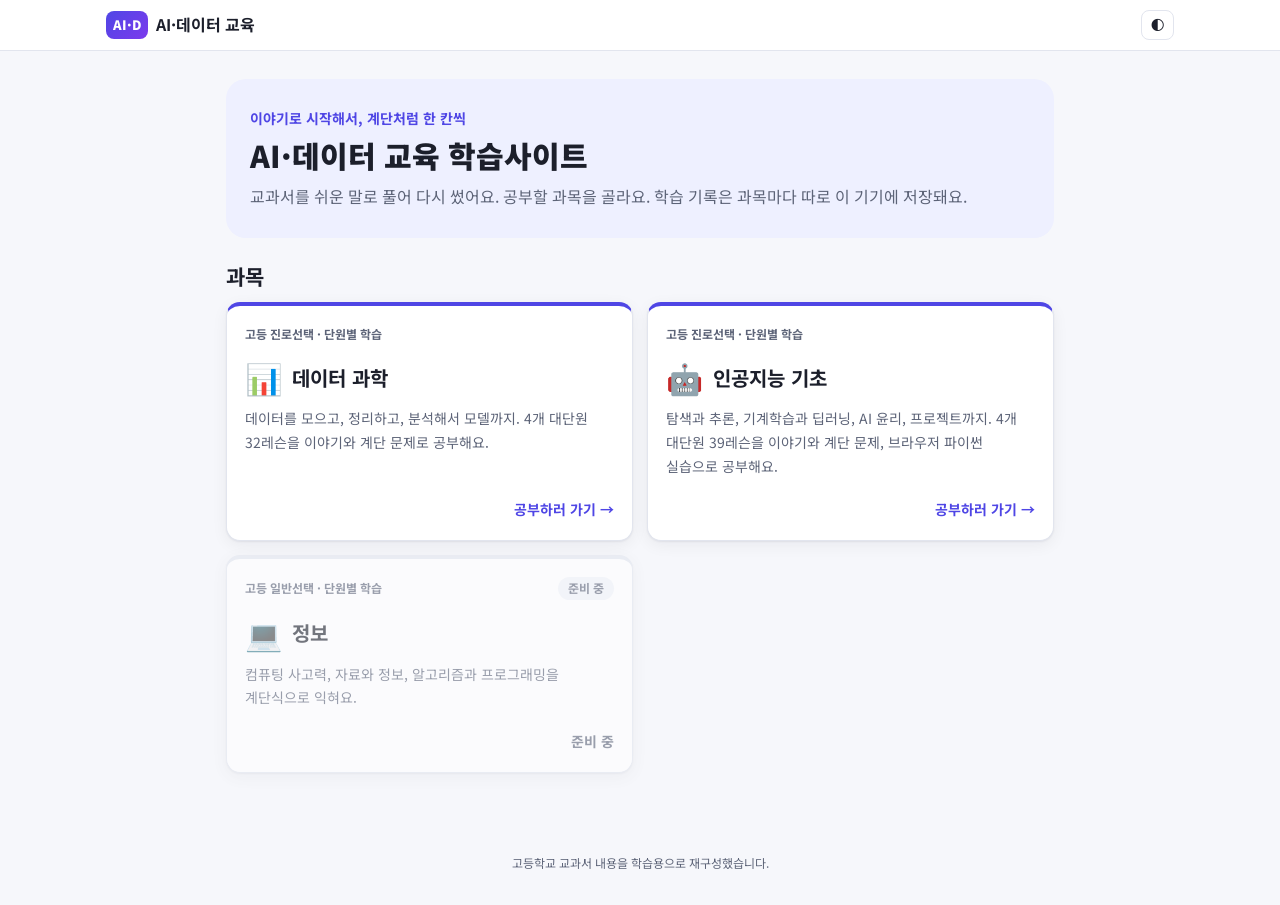
<file: public/index.html>
<!doctype html>
<html lang="ko">
<head>
  <meta charset="utf-8">
  <meta name="viewport" content="width=device-width, initial-scale=1">
  <script>
    // 예전 주소(#/lesson/…, #/unit/… 등)는 데이터 과학으로 보냄
    if (/^#\//.test(location.hash) && location.hash !== '#/') location.replace('datascience/' + location.hash);
  </script>
  <title>AI·데이터 교육 학습사이트</title>
  <meta name="description" content="고등학교 데이터 과학, 인공지능 기초, 정보 교과서를 쉬운 말로 풀어 쓴 계단식 학습 사이트">
  <meta name="theme-color" content="#4f46e5">
  <link rel="icon" href="data:image/svg+xml,<svg xmlns='http://www.w3.org/2000/svg' viewBox='0 0 100 100'><text y='.9em' font-size='90'>🎒</text></svg>">
  <link rel="manifest" href="manifest.webmanifest">
  <link rel="apple-touch-icon" href="icon-192.png">
  <meta name="apple-mobile-web-app-capable" content="yes">
  <meta name="apple-mobile-web-app-title" content="AI·데이터 교육">
  <link rel="preconnect" href="https://fonts.googleapis.com">
  <link href="https://fonts.googleapis.com/css2?family=Noto+Sans+KR:wght@400;500;700;900&display=swap" rel="stylesheet">
  <link rel="stylesheet" href="common/style.css">
</head>
<body>
  <header class="topbar">
    <div class="topbar-inner">
      <a class="brand" href="./"><span class="brand-logo">AI·D</span><span class="brand-name">AI·데이터 교육</span></a>
      <div class="top-right">
        <button class="icon-btn" id="themeBtn" aria-label="화면 테마 바꾸기">🌓</button>
      </div>
    </div>
  </header>
  <main id="app" tabindex="-1">
    <section class="hub-hero">
      <div class="eyebrow">이야기로 시작해서, 계단처럼 한 칸씩</div>
      <h1>AI·데이터 교육 학습사이트</h1>
      <p>교과서를 쉬운 말로 풀어 다시 썼어요. 공부할 과목을 골라요. 학습 기록은 과목마다 따로 이 기기에 저장돼요.</p>
    </section>
    <h2 style="margin-top:24px">과목</h2>
    <div class="subjects" id="subjects"></div>
  </main>
  <footer class="foot">고등학교 교과서 내용을 학습용으로 재구성했습니다.</footer>

  <script src="subjects.js"></script>
  <script>
    (function () {
      'use strict';
      function esc(s) {
        return String(s == null ? '' : s).replace(/[&<>"']/g, function (c) {
          return { '&': '&amp;', '<': '&lt;', '>': '&gt;', '"': '&quot;', "'": '&#39;' }[c];
        });
      }
      function progress(key) {
        try { var p = JSON.parse(localStorage.getItem(key) || 'null'); return p ? { done: Object.keys(p.done || {}).length, xp: p.xp || 0 } : null; } catch (e) { return null; }
      }
      var LABEL = { open: '공부하러 가기 →', building: '들어가 보기 →', soon: '준비 중' };
      var PILL = { building: '<span class="pill warn">만드는 중</span>', soon: '<span class="pill muted-pill">준비 중</span>' };
      document.getElementById('subjects').innerHTML = (window.SUBJECTS || []).map(function (s) {
        var p = progress(s.storageKey);
        var tagName = s.status === 'soon' ? 'div' : 'a';
        var h = '<' + tagName + ' class="subject-card ' + s.status + '"' + (s.status === 'soon' ? ' aria-disabled="true"' : ' href="' + esc(s.path) + '"') + '>';
        h += '<div class="sc-top"><span class="sc-tag">' + esc(s.tag) + '</span>' + (PILL[s.status] || '') + '</div>';
        h += '<div class="sc-title"><span class="ic">' + esc(s.icon) + '</span><h3>' + esc(s.name) + '</h3></div>';
        h += '<p>' + esc(s.desc) + '</p>';
        if (p && (p.done || p.xp)) {
          h += '<div class="muted sc-prog">내 기록 · ' + p.done + (s.lessons ? '/' + s.lessons : '') + ' 레슨 완료 · ' + p.xp + ' XP</div>';
          if (s.lessons) h += '<div class="bar"><i style="width:' + Math.min(100, p.done / s.lessons * 100) + '%"></i></div>';
        }
        h += '<div class="sc-cta">' + LABEL[s.status] + '</div></' + tagName + '>';
        return h;
      }).join('');

      try { var th = localStorage.getItem('ds-theme'); if (th) document.documentElement.setAttribute('data-theme', th); } catch (e) {}
      document.getElementById('themeBtn').onclick = function () {
        var cur = document.documentElement.getAttribute('data-theme');
        var dark = cur ? cur === 'dark' : window.matchMedia('(prefers-color-scheme: dark)').matches;
        var nx = dark ? 'light' : 'dark';
        document.documentElement.setAttribute('data-theme', nx);
        try { localStorage.setItem('ds-theme', nx); } catch (e) {}
      };
      if ('serviceWorker' in navigator && location.protocol === 'https:') navigator.serviceWorker.register('/sw.js').catch(function () {});
    })();
  </script>
</body>
</html>
</file>
<file: public/common/style.css>
:root {
  --bg: #f6f7fb;
  --surface: #ffffff;
  --surface-2: #f1f3f9;
  --text: #1c1f2b;
  --muted: #5d6478;
  --line: #e2e5ee;
  --brand: #4f46e5;
  --brand-2: #7c3aed;
  --brand-soft: #eef0ff;
  --ok: #16a34a;
  --ok-soft: #e8f7ee;
  --bad: #dc2626;
  --bad-soft: #fdecec;
  --warn: #b45309;
  --warn-soft: #fff6e5;
  --code-bg: #1e2233;
  --code-text: #e6e9f5;
  --shadow: 0 1px 2px rgba(20, 24, 40, .06), 0 4px 16px rgba(20, 24, 40, .06);
  --radius: 14px;
}
@media (prefers-color-scheme: dark) {
  :root:not([data-theme="light"]) {
    --bg: #11131a; --surface: #1a1d27; --surface-2: #222634; --text: #e8eaf2; --muted: #a0a6ba;
    --line: #2e3344; --brand: #8b85ff; --brand-2: #b18cff; --brand-soft: #262a46;
    --ok: #4ade80; --ok-soft: #173024; --bad: #f87171; --bad-soft: #3a1d1f; --warn: #fbbf24; --warn-soft: #3a2f16;
    --code-bg: #0b0d13; --shadow: 0 1px 2px rgba(0,0,0,.3), 0 4px 16px rgba(0,0,0,.25);
  }
}
:root[data-theme="dark"] {
  --bg: #11131a; --surface: #1a1d27; --surface-2: #222634; --text: #e8eaf2; --muted: #a0a6ba;
  --line: #2e3344; --brand: #8b85ff; --brand-2: #b18cff; --brand-soft: #262a46;
  --ok: #4ade80; --ok-soft: #173024; --bad: #f87171; --bad-soft: #3a1d1f; --warn: #fbbf24; --warn-soft: #3a2f16;
  --code-bg: #0b0d13; --shadow: 0 1px 2px rgba(0,0,0,.3), 0 4px 16px rgba(0,0,0,.25);
}

* { box-sizing: border-box; }
html { -webkit-text-size-adjust: 100%; }
body {
  margin: 0; background: var(--bg); color: var(--text);
  font-family: "Noto Sans KR", system-ui, -apple-system, "Malgun Gothic", sans-serif;
  line-height: 1.7; font-size: 16px; word-break: keep-all; overflow-wrap: anywhere;
}
a { color: var(--brand); }
button { font: inherit; }
main { max-width: 860px; margin: 0 auto; padding: 20px 16px 60px; outline: none; }

/* top bar */
.topbar { position: sticky; top: 0; z-index: 20; background: var(--surface); border-bottom: 1px solid var(--line); }
.topbar-inner { max-width: 1100px; margin: 0 auto; display: flex; align-items: center; justify-content: space-between; padding: 10px 16px; gap: 8px; }
.brand { display: flex; align-items: center; gap: 8px; text-decoration: none; color: var(--text); font-weight: 700; }
.brand-logo { background: linear-gradient(135deg, var(--brand), var(--brand-2)); color: #fff; font-weight: 900; font-size: 13px; border-radius: 8px; padding: 3px 7px; }
.top-right { display: flex; align-items: center; gap: 8px; font-size: 14px; }
.lv-chip { background: var(--brand); color: #fff; border-radius: 999px; padding: 1px 9px; font-weight: 700; font-size: 13px; }
.xp-chip { color: var(--muted); font-weight: 500; }
.top-link { text-decoration: none; color: var(--text); padding: 4px 8px; border-radius: 8px; }
.top-link:hover { background: var(--surface-2); }
.icon-btn { background: none; border: 1px solid var(--line); border-radius: 8px; padding: 2px 8px; cursor: pointer; color: var(--text); }
.unit-tabs { max-width: 1100px; margin: 0 auto; display: flex; gap: 4px; padding: 0 12px 8px; overflow-x: auto; scrollbar-width: none; }
.unit-tabs::-webkit-scrollbar { display: none; }
.unit-tabs a { flex: none; text-decoration: none; color: var(--muted); font-size: 14px; padding: 5px 12px; border-radius: 999px; white-space: nowrap; }
.unit-tabs a:hover { background: var(--surface-2); }
.unit-tabs a.on { background: var(--brand-soft); color: var(--brand); font-weight: 700; }

/* generic */
.card { background: var(--surface); border: 1px solid var(--line); border-radius: var(--radius); box-shadow: var(--shadow); padding: 20px; margin: 16px 0; }
.muted { color: var(--muted); }
.crumb { font-size: 14px; color: var(--muted); margin-bottom: 4px; }
.crumb a { color: var(--muted); text-decoration: none; }
.crumb a:hover { text-decoration: underline; }
h1 { font-size: 28px; line-height: 1.35; margin: 4px 0 4px; font-weight: 900; }
h2 { font-size: 21px; margin: 0 0 10px; line-height: 1.4; }
h3 { font-size: 18px; margin: 0 0 8px; }
.btn { display: inline-flex; align-items: center; gap: 6px; background: var(--brand); color: #fff; border: none; border-radius: 10px; padding: 10px 18px; font-weight: 700; cursor: pointer; text-decoration: none; }
.btn:hover { filter: brightness(1.08); }
.btn.ghost { background: var(--surface-2); color: var(--text); }
.btn:disabled { opacity: .45; cursor: not-allowed; }
.pill { display: inline-block; font-size: 12px; font-weight: 700; border-radius: 999px; padding: 1px 10px; background: var(--brand-soft); color: var(--brand); }
.pill.ok { background: var(--ok-soft); color: var(--ok); }

/* home */
.hero { background: linear-gradient(135deg, var(--brand), var(--brand-2)); color: #fff; border-radius: 20px; padding: 28px 24px; margin-top: 8px; }
.hero .eyebrow { opacity: .9; font-size: 14px; }
.hero h1 { font-size: 30px; color: #fff; }
.hero p { opacity: .95; margin: 8px 0 16px; }
.hero .btn { background: #fff; color: var(--brand); }
:root[data-theme="dark"] .hero .btn { color: #4f46e5; }
.how { display: grid; grid-template-columns: repeat(4, 1fr); gap: 10px; margin: 16px 0; }
.how div { background: var(--surface); border: 1px solid var(--line); border-radius: 12px; padding: 12px; text-align: center; font-size: 14px; }
.how b { display: block; font-size: 24px; }
.stats { display: flex; align-items: center; gap: 16px; flex-wrap: wrap; }
.stats .lv { font-size: 22px; font-weight: 900; color: var(--brand); }
.bar { height: 10px; background: var(--surface-2); border-radius: 999px; overflow: hidden; }
.bar > i { display: block; height: 100%; background: linear-gradient(90deg, var(--brand), var(--brand-2)); border-radius: 999px; transition: width .4s; }
.badges { display: grid; grid-template-columns: repeat(auto-fill, minmax(84px, 1fr)); gap: 8px; margin-top: 12px; }
.badge { text-align: center; padding: 10px 4px; border-radius: 12px; background: var(--surface-2); font-size: 13px; filter: grayscale(1); opacity: .45; }
.badge.got { filter: none; opacity: 1; background: var(--warn-soft); }
.badge b { display: block; font-size: 26px; }
.units { display: grid; grid-template-columns: repeat(2, 1fr); gap: 14px; }
.unit-card { display: block; text-decoration: none; color: var(--text); background: var(--surface); border: 1px solid var(--line); border-radius: var(--radius); padding: 18px; box-shadow: var(--shadow); transition: transform .15s; }
.unit-card:hover { transform: translateY(-2px); border-color: var(--brand); }
.unit-card .ic { font-size: 30px; }
.unit-card h3 { margin: 6px 0; }
.unit-card p { margin: 0 0 10px; color: var(--muted); font-size: 14px; }

/* subject hub (첫 화면) */
.brand-wrap { display: flex; align-items: center; gap: 6px; min-width: 0; }
.home-link { text-decoration: none; color: var(--muted); font-size: 18px; line-height: 1; padding: 4px 8px; border-radius: 8px; border: 1px solid var(--line); }
.home-link:hover { background: var(--surface-2); color: var(--text); }
.hub-hero { background: var(--brand-soft); border-radius: 20px; padding: 28px 24px; margin-top: 8px; }
.hub-hero .eyebrow { color: var(--brand); font-weight: 700; font-size: 14px; }
.hub-hero h1 { font-size: 30px; }
.hub-hero p { margin: 8px 0 0; color: var(--muted); }
.subjects { display: grid; grid-template-columns: repeat(2, 1fr); gap: 14px; }
.subject-card { display: flex; flex-direction: column; text-decoration: none; color: var(--text); background: var(--surface); border: 1px solid var(--line); border-top: 4px solid var(--brand); border-radius: var(--radius); padding: 18px; box-shadow: var(--shadow); transition: transform .15s; }
a.subject-card:hover { transform: translateY(-2px); border-color: var(--brand); }
.subject-card.soon { opacity: .6; border-top-color: var(--line); }
.subject-card .sc-top { display: flex; justify-content: space-between; align-items: center; gap: 8px; }
.subject-card .sc-tag { font-size: 12px; color: var(--muted); font-weight: 700; }
.subject-card .sc-title { display: flex; align-items: center; gap: 10px; margin: 8px 0 4px; }
.subject-card .sc-title .ic { font-size: 30px; }
.subject-card .sc-title h3 { margin: 0; font-size: 20px; }
.subject-card p { margin: 0 0 10px; color: var(--muted); font-size: 14px; flex: 1; }
.subject-card .sc-prog { font-size: 13px; margin-bottom: 4px; }
.subject-card .sc-cta { margin-top: 10px; text-align: right; font-weight: 700; color: var(--brand); font-size: 14px; }
.subject-card.soon .sc-cta { color: var(--muted); }
.pill.warn { background: var(--warn-soft); color: var(--warn); }
.pill.muted-pill { background: var(--surface-2); color: var(--muted); }

/* unit page */
.chapter { margin-top: 18px; }
.chapter h2 { font-size: 18px; color: var(--muted); }
.lesson-row { display: flex; align-items: center; gap: 12px; text-decoration: none; color: var(--text); background: var(--surface); border: 1px solid var(--line); border-radius: 12px; padding: 14px 16px; margin: 8px 0; }
.lesson-row:hover { border-color: var(--brand); }
.lesson-row .num { flex: none; width: 34px; height: 34px; border-radius: 50%; background: var(--brand-soft); color: var(--brand); display: grid; place-items: center; font-weight: 700; font-size: 14px; }
.lesson-row.done .num { background: var(--ok); color: #fff; }
.lesson-row .t { flex: 1; min-width: 0; }
.lesson-row .t small { display: block; color: var(--muted); }

/* lesson */
.goals { background: var(--brand-soft); border-radius: 12px; padding: 14px 18px; margin: 14px 0; }
.goals ul { margin: 6px 0 0; padding-left: 20px; }
.sec-label { display: inline-block; font-size: 12px; font-weight: 700; color: #fff; background: var(--brand); border-radius: 6px; padding: 1px 8px; margin-right: 6px; vertical-align: 2px; }
.story p { margin: 0 0 12px; }
.story-grid { display: grid; grid-template-columns: minmax(0, 1fr) minmax(0, 42%); gap: 20px; align-items: center; margin-bottom: 12px; }
.story-grid.noart { grid-template-columns: 1fr; }
.story-art { margin: 0; }
.story-art img { display: block; width: 100%; aspect-ratio: 4 / 3; object-fit: cover; border-radius: 14px; background: var(--surface-2); box-shadow: var(--shadow); }
.story .q { background: var(--warn-soft); border-radius: 10px; padding: 12px 14px; font-weight: 700; }
.stairs { display: flex; gap: 6px; margin: 10px 0 4px; }
.stairs span { flex: 1; text-align: center; font-size: 12px; padding: 6px 0; border-radius: 8px; background: var(--surface-2); color: var(--muted); }
.stairs span.done { background: var(--ok-soft); color: var(--ok); font-weight: 700; }
.stairs span.cur { background: var(--brand); color: #fff; font-weight: 700; }
.step.locked { opacity: .6; }
.step.locked .lock-msg { color: var(--muted); font-size: 14px; }
.step .num { font-size: 13px; font-weight: 700; color: var(--brand); }
/* 계단 설명: 슬라이드처럼 글머리 위주로 */
.step > p:first-of-type { font-size: 17px; font-weight: 500; }
.step > ul, .step > ol { padding-left: 4px; list-style: none; margin: 10px 0; }
.step > ul > li, .step > ol > li { position: relative; background: var(--surface-2); border-radius: 10px; padding: 9px 14px 9px 30px; margin: 8px 0; line-height: 1.6; }
.step > ul > li::before { content: ""; position: absolute; left: 13px; top: 19px; width: 7px; height: 7px; border-radius: 50%; background: var(--brand); }
.step > ol { counter-reset: n; }
.step > ol > li::before { counter-increment: n; content: counter(n); position: absolute; left: 10px; top: 9px; font-weight: 700; color: var(--brand); font-size: 14px; }
.tbl-wrap { overflow-x: auto; margin: 12px 0; }
table { border-collapse: collapse; width: 100%; font-size: 14px; }
th, td { border: 1px solid var(--line); padding: 7px 10px; text-align: left; vertical-align: top; }
th { background: var(--surface-2); }
pre.code { background: var(--code-bg); color: var(--code-text); border-radius: 10px; padding: 14px; overflow-x: auto; font-size: 13.5px; line-height: 1.55; }
pre.code .lang { display: block; font-size: 11px; color: #9aa3c7; margin-bottom: 6px; }
code { font-family: Consolas, "D2Coding", monospace; }

/* code box (복사·실행) & lab */
.code-box { margin: 12px 0; }
.code-box pre.code { margin: 0; }
.code-edit-wrap { background: var(--code-bg); border-radius: 10px; padding: 10px 14px 6px; }
.code-edit-wrap .lang { display: block; font-size: 11px; color: #9aa3c7; margin-bottom: 4px; }
.code-edit { display: block; width: 100%; background: transparent; color: var(--code-text); border: none; outline: none; resize: vertical; font: 13.5px/1.55 Consolas, "D2Coding", monospace; white-space: pre; overflow-x: auto; tab-size: 4; }
.code-actions { display: flex; flex-wrap: wrap; align-items: center; gap: 6px; margin-top: 6px; }
.code-actions .btn { padding: 6px 14px; font-size: 14px; }
.code-note { font-size: 12.5px; }
.code-out { margin-top: 6px; border: 1px solid var(--line); border-left: 4px solid var(--ok); border-radius: 0 10px 10px 0; background: var(--surface-2); padding: 8px 12px; overflow-x: auto; }
.code-out.err { border-left-color: var(--bad); background: var(--bad-soft); }
.code-out pre { margin: 0; font: 13px/1.5 Consolas, "D2Coding", monospace; white-space: pre; }
.code-out img { display: block; max-width: 100%; margin-top: 8px; background: #fff; border-radius: 6px; }
.lab { border-top: 4px solid var(--ok); }
.lab-label { background: var(--ok); }
.lab-task { border-top: 1px dashed var(--line); padding-top: 12px; margin-top: 14px; }
.lab-task h3 { font-size: 17px; }
.lab-ask { background: var(--brand-soft); border-radius: 10px; padding: 10px 14px; margin: 10px 0 4px; font-size: 15px; }
p code, li code { background: var(--surface-2); border-radius: 5px; padding: 0 5px; font-size: .92em; }
.tip { background: var(--warn-soft); border-radius: 10px; padding: 10px 14px; margin: 12px 0; font-size: 15px; }
.remember { border-left: 4px solid var(--ok); background: var(--ok-soft); border-radius: 0 10px 10px 0; padding: 10px 14px; margin: 12px 0; }
.remember ul { margin: 4px 0 0; padding-left: 20px; }
.quiz { border-top: 1px dashed var(--line); margin-top: 14px; padding-top: 12px; }
.quiz .q { font-weight: 700; margin-bottom: 8px; }
.opt { display: block; width: 100%; text-align: left; background: var(--surface); color: var(--text); border: 1.5px solid var(--line); border-radius: 10px; padding: 10px 14px; margin: 6px 0; cursor: pointer; line-height: 1.5; }
.opt:hover:not(:disabled) { border-color: var(--brand); }
.opt.right { border-color: var(--ok); background: var(--ok-soft); }
.opt.wrong { border-color: var(--bad); background: var(--bad-soft); }
.opt.picked { border-color: var(--brand); background: var(--brand-soft); }
.opt:disabled { cursor: default; }
.feedback { border-radius: 10px; padding: 10px 14px; margin-top: 8px; font-size: 15px; }
.feedback.ok { background: var(--ok-soft); }
.feedback.no { background: var(--bad-soft); }

/* term game */
.match { display: grid; grid-template-columns: 1fr 1.6fr; gap: 10px; }
.match .col { display: flex; flex-direction: column; gap: 8px; }
.tcard { background: var(--surface); border: 1.5px solid var(--line); border-radius: 10px; padding: 10px 12px; cursor: pointer; text-align: left; color: var(--text); line-height: 1.45; font-size: 14.5px; min-height: 46px; }
.tcard.term { font-weight: 700; }
.tcard.sel { border-color: var(--brand); background: var(--brand-soft); }
.tcard.matched { border-color: var(--ok); background: var(--ok-soft); cursor: default; opacity: .75; }
.tcard.shake { animation: shake .35s; border-color: var(--bad); }
@keyframes shake { 25% { transform: translateX(-4px); } 75% { transform: translateX(4px); } }

/* test */
.tq { margin: 16px 0; }
.tq .q { font-weight: 700; }
.score { text-align: center; padding: 22px; }
.score .big { font-size: 52px; font-weight: 900; line-height: 1.1; }
.score.pass .big { color: var(--ok); }
.score.fail .big { color: var(--bad); }
.nav-bottom { display: flex; justify-content: space-between; gap: 10px; margin-top: 20px; flex-wrap: wrap; }
.nav-bottom a { flex: 1 1 200px; text-decoration: none; background: var(--surface); border: 1px solid var(--line); border-radius: 12px; padding: 12px 16px; color: var(--text); }
.nav-bottom a small { display: block; color: var(--muted); }
.nav-bottom a.next { text-align: right; }

/* glossary */
.search { width: 100%; padding: 12px 14px; border-radius: 10px; border: 1.5px solid var(--line); background: var(--surface); color: var(--text); font: inherit; }
.gl-item { padding: 12px 0; border-bottom: 1px solid var(--line); }
.gl-item b { font-size: 16px; }
.gl-item a { font-size: 13px; text-decoration: none; }

.toast { position: fixed; left: 50%; bottom: 24px; transform: translateX(-50%) translateY(120px); background: var(--text); color: var(--bg); padding: 10px 18px; border-radius: 999px; font-weight: 700; transition: transform .3s; z-index: 50; max-width: calc(100% - 32px); text-align: center; }
.toast.show { transform: translateX(-50%) translateY(0); }
.foot { text-align: center; color: var(--muted); font-size: 12px; padding: 20px 16px 32px; }

@media (max-width: 640px) {
  body { font-size: 15.5px; }
  h1 { font-size: 23px; }
  .hero h1 { font-size: 24px; }
  .how { grid-template-columns: repeat(2, 1fr); }
  .units { grid-template-columns: 1fr; }
  .subjects { grid-template-columns: 1fr; }
  .story-grid { grid-template-columns: 1fr; gap: 12px; }
  .story-art { order: -1; }
  .hub-hero h1 { font-size: 24px; }
  .brand-name { font-size: 15px; }
  .card { padding: 16px; }
  .match { grid-template-columns: 1fr; }
  .xp-chip { display: none; }
  .stairs span { font-size: 11px; }
}
@media (prefers-reduced-motion: reduce) { * { transition: none !important; animation: none !important; } }
</file>
